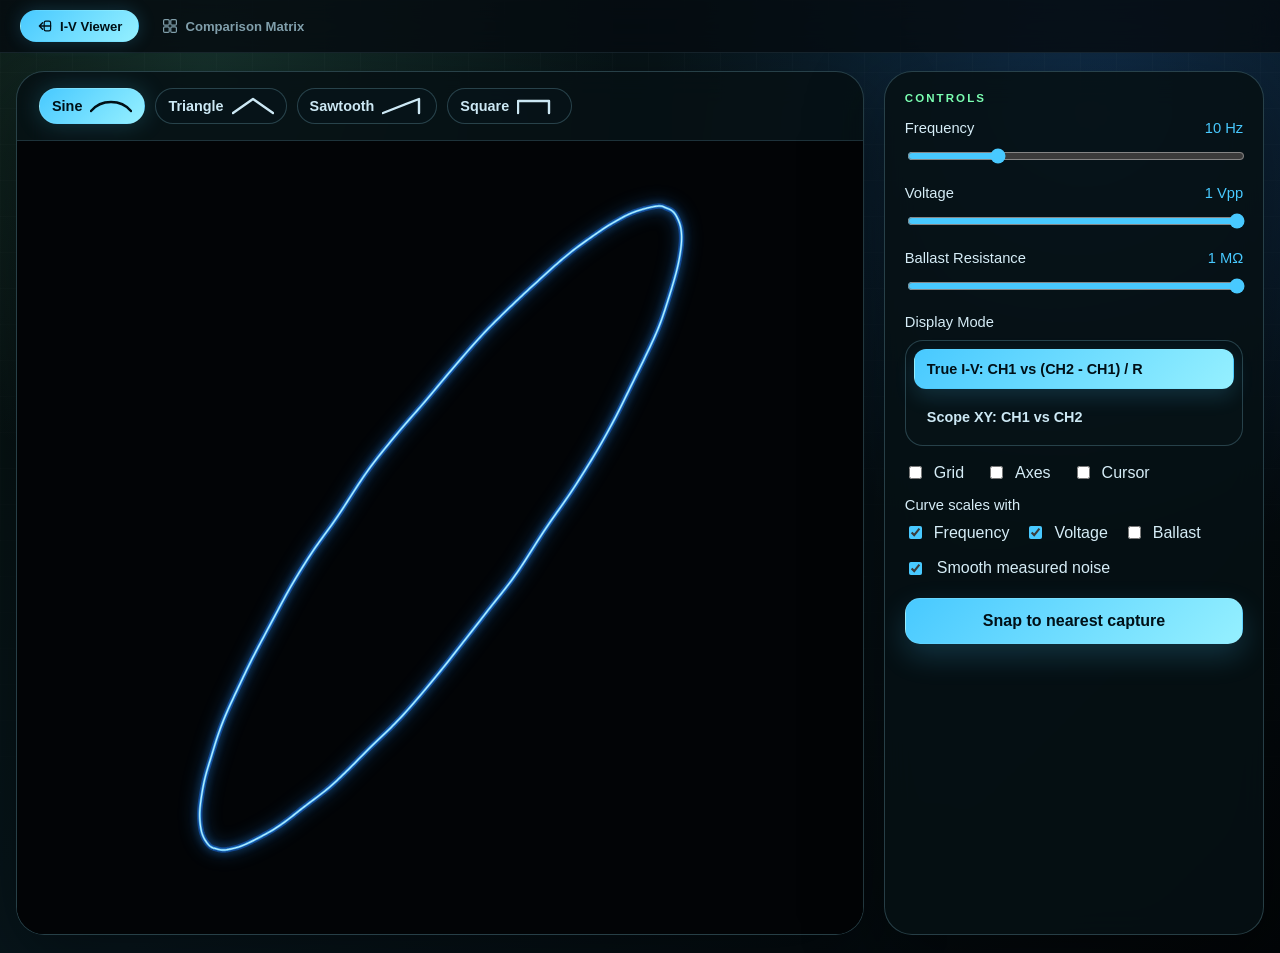
<file: index.html>
<!doctype html>
<html lang="en">
  <head>
    <meta charset="utf-8" />
    <meta name="viewport" content="width=device-width, initial-scale=1" />
    <title>IV Viewer</title>
    <link rel="stylesheet" href="styles.css" />
  </head>
  <body>
    <nav class="page-nav">
      <a href="index.html" class="page-nav-link active" aria-current="page">
        <svg viewBox="0 0 20 20" aria-hidden="true"><path d="M3 10h14M3 10l4-4M3 10l4 4" stroke="currentColor" stroke-width="1.8" stroke-linecap="round" stroke-linejoin="round" fill="none"/><rect x="9" y="4" width="8" height="12" rx="2" stroke="currentColor" stroke-width="1.5" fill="none"/></svg>
        I-V Viewer
      </a>
      <a href="matrix.html" class="page-nav-link">
        <svg viewBox="0 0 20 20" aria-hidden="true"><rect x="2" y="2" width="7" height="7" rx="1.5" stroke="currentColor" stroke-width="1.5" fill="none"/><rect x="11" y="2" width="7" height="7" rx="1.5" stroke="currentColor" stroke-width="1.5" fill="none"/><rect x="2" y="11" width="7" height="7" rx="1.5" stroke="currentColor" stroke-width="1.5" fill="none"/><rect x="11" y="11" width="7" height="7" rx="1.5" stroke="currentColor" stroke-width="1.5" fill="none"/></svg>
        Comparison Matrix
      </a>
    </nav>
    <main class="shell">
      <section class="layout">
        <article class="scope-card">
          <div class="scope-toolbar">
            <div class="waveform-switcher" aria-label="Waveform selector">
              <button class="waveform-button" type="button" data-waveform="sine" aria-pressed="true">
                <span>Sine</span>
                <svg viewBox="0 0 42 18" aria-hidden="true" draggable="false">
                  <path d="M1 14 C11 2, 31 2, 41 14" />
                </svg>
              </button>
              <button class="waveform-button" type="button" data-waveform="triangle" aria-pressed="false">
                <span>Triangle</span>
                <svg viewBox="0 0 42 18" aria-hidden="true" draggable="false">
                  <polyline points="1,16 21,2 41,16" />
                </svg>
              </button>
              <button class="waveform-button" type="button" data-waveform="sawtooth" aria-pressed="false">
                <span>Sawtooth</span>
                <svg viewBox="0 0 42 18" aria-hidden="true" draggable="false">
                  <polyline points="1,16 37,2 37,16" />
                </svg>
              </button>
              <button class="waveform-button" type="button" data-waveform="square" aria-pressed="false">
                <span>Square</span>
                <svg viewBox="0 0 42 18" aria-hidden="true" draggable="false">
                  <polyline points="1,16 1,4 32,4 32,16" />
                </svg>
              </button>
            </div>
          </div>
          <canvas id="ivCanvas" aria-label="Interactive I-V curve"></canvas>
        </article>

        <aside class="control-panel">
          <div class="panel-heading">
            <p class="eyebrow">Controls</p>
          </div>

          <label class="control">
            <span>
              Frequency
              <output id="frequencyValue"></output>
            </span>
            <input id="frequencySlider" type="range" />
          </label>

          <label class="control">
            <span>
              Voltage
              <output id="vppValue"></output>
            </span>
            <input id="vppSlider" type="range" />
          </label>

          <label class="control">
            <span>
              Ballast Resistance
              <output id="resistanceValue"></output>
            </span>
            <input id="resistanceSlider" type="range" />
          </label>

          <div class="control">
            <span>Display Mode</span>
            <div class="mode-buttons" aria-label="Display Mode">
              <button class="mode-button" type="button" data-display-mode="trueIv" aria-pressed="true">
                True I-V: CH1 vs (CH2 - CH1) / R
              </button>
              <button class="mode-button" type="button" data-display-mode="scopeXy" aria-pressed="false">
                Scope XY: CH1 vs CH2
              </button>
            </div>
          </div>

          <div class="inline-toggles" aria-label="Scope display options">
            <label>
              <input id="showGrid" type="checkbox" />
              <span>Grid</span>
            </label>
            <label>
              <input id="showAxes" type="checkbox" />
              <span>Axes</span>
            </label>
            <label>
              <input id="animateTrace" type="checkbox" />
              <span>Cursor</span>
            </label>
          </div>

          <div class="bounds-control" aria-label="Curve scaling options">
            <span>Curve scales with</span>
            <div class="inline-toggles compact-toggles">
              <label>
                <input id="unconstrainFrequency" type="checkbox" checked />
                <span>Frequency</span>
              </label>
              <label>
                <input id="unconstrainVoltage" type="checkbox" checked />
                <span>Voltage</span>
              </label>
              <label>
                <input id="unconstrainShunt" type="checkbox" />
                <span>Ballast</span>
              </label>
            </div>
          </div>

          <label class="toggle-row">
            <input id="smoothTrace" type="checkbox" checked />
            <span>Smooth measured noise</span>
          </label>

          <button id="snapNearest" type="button">Snap to nearest capture</button>
        </aside>
      </section>

      <!--
      <section class="wave-card">
        <div>
          <p class="eyebrow">Time-domain components</p>
        </div>
        <canvas id="waveCanvas" aria-label="Source, mushroom, and current waveforms"></canvas>
      </section>
      -->
    </main>

    <script src="triangle_hydrated.js"></script>
    <script src="sine_hydrated.js"></script>
    <script src="sawtooth_hydrated.js"></script>
    <script src="square_hydrated.js"></script>
    <script src="app.js"></script>
  </body>
</html>
</file>
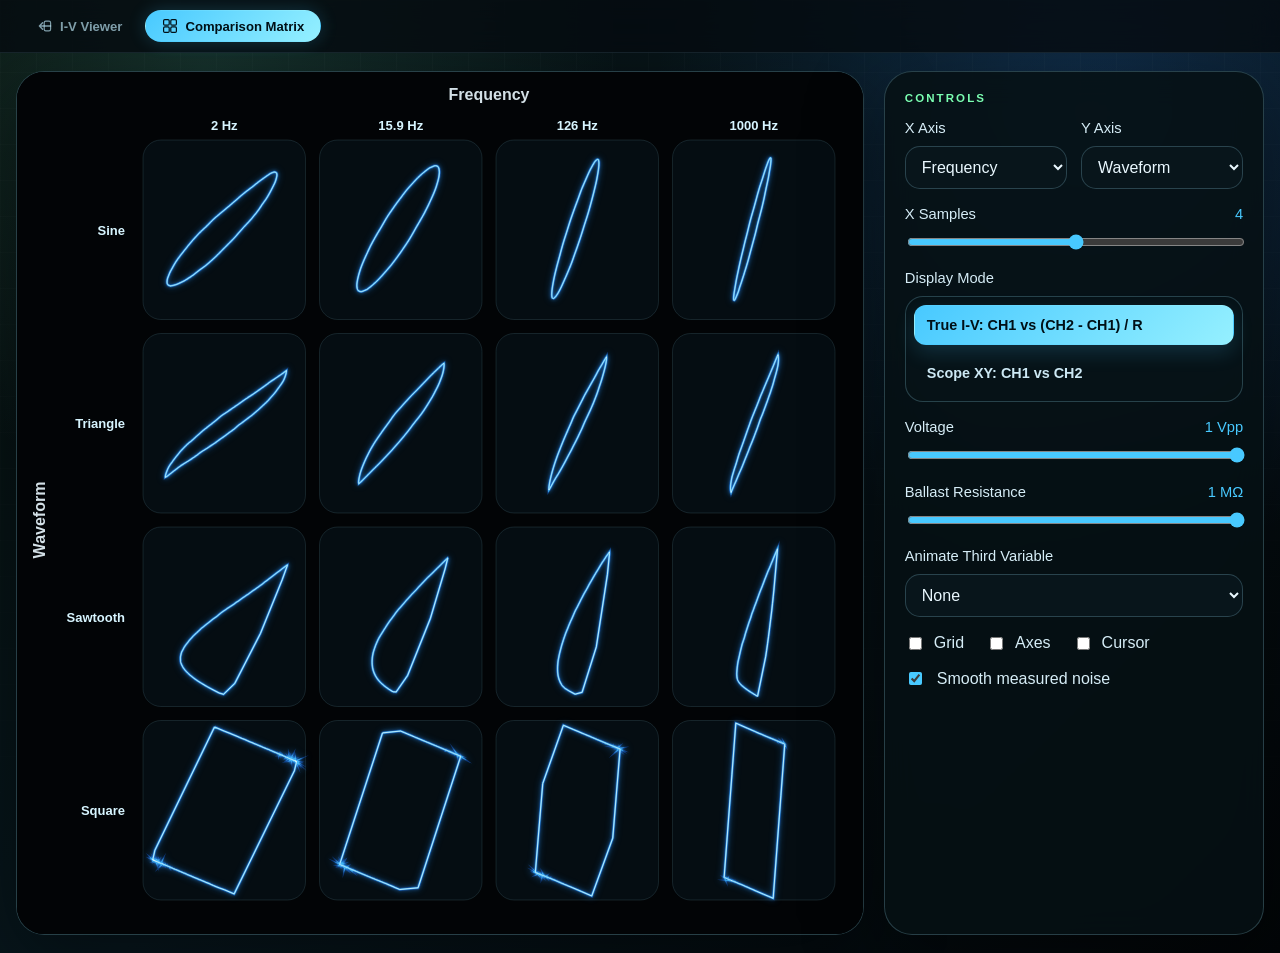
<file: matrix.html>
<!doctype html>
<html lang="en">
  <head>
    <meta charset="utf-8" />
    <meta name="viewport" content="width=device-width, initial-scale=1" />
    <title>IV Comparison Matrix</title>
    <link rel="stylesheet" href="styles.css" />
    <link rel="stylesheet" href="matrix.css" />
  </head>
  <body>
    <nav class="page-nav">
      <a href="index.html" class="page-nav-link">
        <svg viewBox="0 0 20 20" aria-hidden="true"><path d="M3 10h14M3 10l4-4M3 10l4 4" stroke="currentColor" stroke-width="1.8" stroke-linecap="round" stroke-linejoin="round" fill="none"/><rect x="9" y="4" width="8" height="12" rx="2" stroke="currentColor" stroke-width="1.5" fill="none"/></svg>
        I-V Viewer
      </a>
      <a href="matrix.html" class="page-nav-link active" aria-current="page">
        <svg viewBox="0 0 20 20" aria-hidden="true"><rect x="2" y="2" width="7" height="7" rx="1.5" stroke="currentColor" stroke-width="1.5" fill="none"/><rect x="11" y="2" width="7" height="7" rx="1.5" stroke="currentColor" stroke-width="1.5" fill="none"/><rect x="2" y="11" width="7" height="7" rx="1.5" stroke="currentColor" stroke-width="1.5" fill="none"/><rect x="11" y="11" width="7" height="7" rx="1.5" stroke="currentColor" stroke-width="1.5" fill="none"/></svg>
        Comparison Matrix
      </a>
    </nav>
    <main class="shell">
      <section class="layout matrix-layout">
        <article class="scope-card matrix-card">
          <canvas id="matrixCanvas" aria-label="Mushristor I-V comparison matrix"></canvas>
        </article>

        <aside class="control-panel">
          <div class="panel-heading">
            <p class="eyebrow">Controls</p>
          </div>

          <div class="control-grid">
            <label class="control">
              <span>X Axis</span>
              <select id="xAxisSelect">
                <option value="waveform">Waveform</option>
                <option value="frequencyHz" selected>Frequency</option>
                <option value="vppSetting">Voltage</option>
                <option value="rShuntOhms">Ballast Resistance</option>
              </select>
            </label>

            <label class="control">
              <span>Y Axis</span>
              <select id="yAxisSelect">
                <option value="waveform" selected>Waveform</option>
                <option value="frequencyHz">Frequency</option>
                <option value="vppSetting">Voltage</option>
                <option value="rShuntOhms">Ballast Resistance</option>
              </select>
            </label>
          </div>

          <label class="control" id="xSamplesControl">
            <span>
              X Samples
              <output id="xSamplesValue"></output>
            </span>
            <input id="xSamplesSlider" type="range" min="2" max="6" step="1" value="4" />
          </label>

          <label class="control" id="ySamplesControl">
            <span>
              Y Samples
              <output id="ySamplesValue"></output>
            </span>
            <input id="ySamplesSlider" type="range" min="2" max="6" step="1" value="4" />
          </label>

          <div class="control">
            <span>Display Mode</span>
            <div class="mode-buttons" aria-label="Display Mode">
              <button class="mode-button" type="button" data-display-mode="trueIv" aria-pressed="true">
                True I-V: CH1 vs (CH2 - CH1) / R
              </button>
              <button class="mode-button" type="button" data-display-mode="scopeXy" aria-pressed="false">
                Scope XY: CH1 vs CH2
              </button>
            </div>
          </div>

          <div class="control hidden" id="fixedWaveformControl">
            <span>Waveform</span>
            <div class="waveform-switcher fixed-waveform-switcher" aria-label="Fixed waveform selector">
              <button class="waveform-button fixed-waveform-button" type="button" data-fixed-waveform="sine" aria-pressed="true">
                <span>Sine</span>
                <svg viewBox="0 0 42 18" aria-hidden="true" draggable="false">
                  <path d="M1 14 C11 2, 31 2, 41 14" />
                </svg>
              </button>
              <button class="waveform-button fixed-waveform-button" type="button" data-fixed-waveform="triangle" aria-pressed="false">
                <span>Triangle</span>
                <svg viewBox="0 0 42 18" aria-hidden="true" draggable="false">
                  <polyline points="1,16 21,2 41,16" />
                </svg>
              </button>
              <button class="waveform-button fixed-waveform-button" type="button" data-fixed-waveform="sawtooth" aria-pressed="false">
                <span>Sawtooth</span>
                <svg viewBox="0 0 42 18" aria-hidden="true" draggable="false">
                  <polyline points="1,16 37,2 37,16" />
                </svg>
              </button>
              <button class="waveform-button fixed-waveform-button" type="button" data-fixed-waveform="square" aria-pressed="false">
                <span>Square</span>
                <svg viewBox="0 0 42 18" aria-hidden="true" draggable="false">
                  <polyline points="1,16 1,4 32,4 32,16" />
                </svg>
              </button>
            </div>
          </div>

          <label class="control hidden" id="fixedFrequencyControl">
            <span>
              Frequency
              <output id="fixedFrequencyValue"></output>
            </span>
            <input id="fixedFrequencySlider" type="range" />
          </label>

          <label class="control hidden" id="fixedVoltageControl">
            <span>
              Voltage
              <output id="fixedVoltageValue"></output>
            </span>
            <input id="fixedVoltageSlider" type="range" />
          </label>

          <label class="control hidden" id="fixedShuntControl">
            <span>
              Ballast Resistance
              <output id="fixedShuntValue"></output>
            </span>
            <input id="fixedShuntSlider" type="range" />
          </label>

          <label class="control">
            <span>Animate Third Variable</span>
            <select id="modulationSelect"></select>
          </label>

          <label class="control hidden" id="modulationControl">
            <span>
              <span id="modulationLabel">Sweep</span>
              <output id="modulationValue"></output>
            </span>
            <input id="modulationSlider" type="range" />
          </label>

          <div class="inline-toggles matrix-toggles" aria-label="Matrix display options">
            <label id="playModulationWrap" class="hidden">
              <input id="playModulation" type="checkbox" />
              <span>Sweep</span>
            </label>
            <label>
              <input id="showGrid" type="checkbox" />
              <span>Grid</span>
            </label>
            <label>
              <input id="showAxes" type="checkbox" />
              <span>Axes</span>
            </label>
            <label>
              <input id="showCursor" type="checkbox" />
              <span>Cursor</span>
            </label>
          </div>

          <label class="toggle-row">
            <input id="smoothTrace" type="checkbox" checked />
            <span>Smooth measured noise</span>
          </label>
        </aside>
      </section>
    </main>

    <script src="triangle_hydrated.js"></script>
    <script src="sine_hydrated.js"></script>
    <script src="sawtooth_hydrated.js"></script>
    <script src="square_hydrated.js"></script>
    <script src="matrix.js"></script>
  </body>
</html>
</file>
<file: styles.css>
:root {
  --ink: #eaf8ff;
  --muted: #7f9dad;
  --panel: rgba(6, 16, 20, 0.88);
  --panel-strong: #071014;
  --cyan: #48c9ff;
  --cyan-soft: rgba(72, 201, 255, 0.24);
  --blue: #1f7bff;
  --amber: #e6d45f;
  --green: #7bffb2;
  --line: rgba(157, 225, 255, 0.16);
  --edge: rgba(161, 230, 255, 0.22);
  --shadow: 0 24px 80px rgba(0, 0, 0, 0.42);
}

* {
  box-sizing: border-box;
}

body {
  min-height: 100vh;
  margin: 0;
  color: var(--ink);
  background:
    radial-gradient(circle at 16% 8%, rgba(84, 180, 155, 0.2), transparent 26rem),
    radial-gradient(circle at 86% 12%, rgba(54, 141, 255, 0.2), transparent 28rem),
    linear-gradient(135deg, #07100d 0%, #07161d 48%, #020507 100%);
  font-family: "Avenir Next", "Trebuchet MS", sans-serif;
}

body::before {
  position: fixed;
  inset: 0;
  pointer-events: none;
  content: "";
  background-image:
    linear-gradient(rgba(255,255,255,0.025) 1px, transparent 1px),
    linear-gradient(90deg, rgba(255,255,255,0.022) 1px, transparent 1px);
  background-size: 36px 36px;
  mask-image: linear-gradient(to bottom, rgba(0,0,0,0.8), rgba(0,0,0,0.15));
}

.page-nav {
  position: sticky;
  top: 0;
  z-index: 100;
  display: flex;
  gap: 6px;
  padding: 10px 20px;
  background: rgba(5, 12, 16, 0.82);
  backdrop-filter: blur(18px);
  border-bottom: 1px solid rgba(157, 225, 255, 0.1);
}

.page-nav-link {
  display: inline-flex;
  align-items: center;
  gap: 7px;
  padding: 7px 16px;
  border-radius: 999px;
  font-family: "Avenir Next", "Trebuchet MS", sans-serif;
  font-size: 0.82rem;
  font-weight: 700;
  text-decoration: none;
  color: rgba(180, 220, 235, 0.7);
  border: 1px solid transparent;
  transition: all 0.2s;
}

.page-nav-link svg {
  width: 16px;
  height: 16px;
  flex-shrink: 0;
}

.page-nav-link:hover {
  color: #eaf8ff;
  border-color: rgba(161, 230, 255, 0.22);
  background: rgba(72, 201, 255, 0.08);
}

.page-nav-link.active {
  color: #001017;
  background: linear-gradient(135deg, var(--cyan), #95f0ff);
  border-color: transparent;
  box-shadow: 0 0 18px rgba(72, 201, 255, 0.2);
}

.shell {
  width: min(1480px, calc(100vw - 32px));
  margin: 0 auto;
  padding: clamp(10px, 2vh, 24px) 0;
}

.hero {
  display: grid;
  grid-template-columns: minmax(160px, 260px) 1fr;
  gap: 28px;
  align-items: end;
  margin-bottom: 24px;
}

.hero h1,
.panel-heading h2,
.wave-card h2 {
  margin: 0;
  letter-spacing: -0.04em;
  font-family: Georgia, "Times New Roman", serif;
}

.hero h1 {
  font-size: clamp(2.4rem, 7vw, 6.6rem);
  line-height: 0.9;
}

.hero p:last-child {
  max-width: 870px;
  margin: 14px 0 0;
  color: #b7d7e5;
  font-size: clamp(1rem, 1.5vw, 1.25rem);
}

.eyebrow {
  margin: 0;
  color: var(--green);
  text-transform: uppercase;
  letter-spacing: 0.18em;
  font-size: 0.72rem;
  font-weight: 700;
}

.layout {
  display: grid;
  grid-template-columns: minmax(0, 1fr) 380px;
  gap: 20px;
  align-items: stretch;
  height: calc(100dvh - clamp(20px, 4vh, 48px));
  min-height: 0;
}

.scope-card,
.control-panel,
.wave-card {
  border: 1px solid var(--edge);
  border-radius: 28px;
  background: var(--panel);
  box-shadow: var(--shadow);
  backdrop-filter: blur(16px);
}

.scope-card {
  overflow: hidden;
  min-height: 0;
  display: grid;
  grid-template-rows: auto minmax(320px, 1fr);
}

.scope-toolbar {
  display: flex;
  justify-content: space-between;
  align-items: center;
  padding: 16px 22px;
  color: #bbd9e8;
  border-bottom: 1px solid var(--line);
  font-size: 0.9rem;
}

#ivCanvas,
#waveCanvas {
  display: block;
  width: 100%;
  background: #030609;
}

#ivCanvas {
  height: 100%;
  min-height: 0;
}

.control-panel {
  padding: clamp(16px, 2.2vh, 24px);
  align-self: stretch;
  min-height: 0;
  overflow: auto;
}

.panel-heading {
  margin-bottom: clamp(12px, 1.8vh, 22px);
}

.panel-heading h2,
.wave-card h2 {
  margin-top: 6px;
  font-size: 2rem;
}

.control {
  display: block;
  margin: clamp(12px, 1.85vh, 20px) 0;
}

.control > span,
.toggle-row {
  display: flex;
  justify-content: space-between;
  gap: 12px;
  align-items: center;
  margin-bottom: 10px;
  color: #d6edf7;
  font-size: 0.92rem;
}

output {
  color: var(--cyan);
  font-variant-numeric: tabular-nums;
}

input[type="range"] {
  width: 100%;
  accent-color: var(--cyan);
}

select,
button {
  width: 100%;
  border: 1px solid var(--edge);
  border-radius: 15px;
  color: var(--ink);
  background: #08151b;
  font: inherit;
}

select {
  padding: 11px 12px;
}

button {
  margin-top: 10px;
  padding: 13px 14px;
  cursor: pointer;
  color: #001017;
  background: linear-gradient(135deg, var(--cyan), #95f0ff);
  font-weight: 800;
  box-shadow: 0 12px 30px rgba(72, 201, 255, 0.2);
}

.waveform-switcher {
  display: flex;
  gap: 10px;
  align-items: center;
}

.waveform-button {
  display: inline-flex;
  width: auto;
  margin: 0;
  padding: 8px 12px;
  gap: 8px;
  align-items: center;
  color: #cce8f4;
  background: rgba(8, 21, 27, 0.72);
  border-color: rgba(161, 230, 255, 0.22);
  border-radius: 999px;
  box-shadow: none;
  font-size: 0.9rem;
  font-weight: 800;
  -webkit-user-drag: none;
  user-select: none;
}

.waveform-button[aria-pressed="true"] {
  color: #001017;
  background: linear-gradient(135deg, var(--cyan), #95f0ff);
  box-shadow: 0 0 24px rgba(72, 201, 255, 0.22);
}

.waveform-button svg {
  width: 42px;
  height: 18px;
  pointer-events: none;
  -webkit-user-drag: none;
  user-select: none;
}

.waveform-button polyline,
.waveform-button path {
  fill: none;
  stroke: currentColor;
  stroke-width: 2.4;
  stroke-linecap: round;
  stroke-linejoin: round;
}

.toggle-row {
  justify-content: flex-start;
  margin: clamp(12px, 1.85vh, 20px) 0 10px;
  font-size: 1rem;
}

.toggle-row input,
.inline-toggles input {
  accent-color: var(--cyan);
}

.inline-toggles {
  display: flex;
  gap: 22px;
  align-items: center;
  margin: clamp(12px, 1.7vh, 18px) 0 8px;
  color: #d6edf7;
  flex-wrap: wrap;
}

.inline-toggles label {
  display: inline-flex;
  gap: 9px;
  align-items: center;
}

.bounds-control {
  margin: clamp(12px, 1.7vh, 18px) 0 8px;
}

.bounds-control > span {
  display: block;
  margin-bottom: 10px;
  color: #d6edf7;
  font-size: 0.92rem;
}

.compact-toggles {
  gap: 16px;
  margin: 0;
}

.mode-buttons {
  display: grid;
  gap: 8px;
  margin-top: 10px;
  padding: 8px;
  border: 1px solid var(--edge);
  border-radius: 18px;
  background: rgba(8, 21, 27, 0.54);
}

.mode-button {
  width: 100%;
  margin: 0;
  padding: 11px 12px;
  color: #cce8f4;
  background: transparent;
  border-color: transparent;
  border-radius: 12px;
  box-shadow: none;
  text-align: left;
  font-size: 0.9rem;
  font-weight: 800;
}

.mode-button[aria-pressed="true"] {
  color: #001017;
  background: linear-gradient(135deg, var(--cyan), #95f0ff);
  box-shadow: 0 8px 20px rgba(72, 201, 255, 0.16);
}

.readout {
  display: grid;
  gap: 12px;
  margin: 24px 0 0;
}

.readout div {
  padding: 13px 14px;
  border: 1px solid var(--line);
  border-radius: 16px;
  background: rgba(255,255,255,0.035);
}

.readout dt {
  margin-bottom: 4px;
  color: var(--muted);
  font-size: 0.72rem;
  text-transform: uppercase;
  letter-spacing: 0.14em;
}

.readout dd {
  margin: 0;
  color: #ecfbff;
  font-variant-numeric: tabular-nums;
  line-height: 1.35;
}

.wave-card {
  margin-top: 20px;
  padding: 22px;
}

#waveCanvas {
  height: 360px;
  margin-top: 16px;
  border: 1px solid var(--line);
  border-radius: 20px;
}

@media (max-width: 1050px) {
  .hero,
  .layout {
    grid-template-columns: 1fr;
    height: auto;
    min-height: auto;
  }

  .scope-card {
    min-height: auto;
  }

  #ivCanvas {
    height: 560px;
  }
}

@media (max-width: 680px) {
  .shell {
    width: min(100vw - 18px, 1480px);
    padding-top: 18px;
  }

  .scope-card,
  .control-panel,
  .wave-card {
    border-radius: 20px;
  }

  #ivCanvas {
    height: 460px;
  }

  #waveCanvas {
    height: 300px;
  }
}
</file>
<file: matrix.css>
.matrix-layout {
  height: calc(100dvh - clamp(20px, 4vh, 48px));
}

.matrix-card {
  min-height: 0;
  display: flex;
}

#matrixCanvas {
  display: block;
  flex: 1 1 auto;
  width: 100%;
  height: auto;
  min-height: 0;
  background: #030609;
}

.control-grid {
  display: grid;
  grid-template-columns: repeat(2, minmax(0, 1fr));
  gap: 14px;
}

.control-grid .control {
  margin: 0;
}

.fixed-waveform-switcher {
  flex-wrap: wrap;
  margin-top: 10px;
}

.fixed-waveform-button {
  font-size: 0.82rem;
}

.matrix-toggles {
  margin-top: 14px;
}

.hidden {
  display: none !important;
}

@media (max-width: 1180px) {
  .control-grid {
    grid-template-columns: 1fr;
  }
}
</file>
